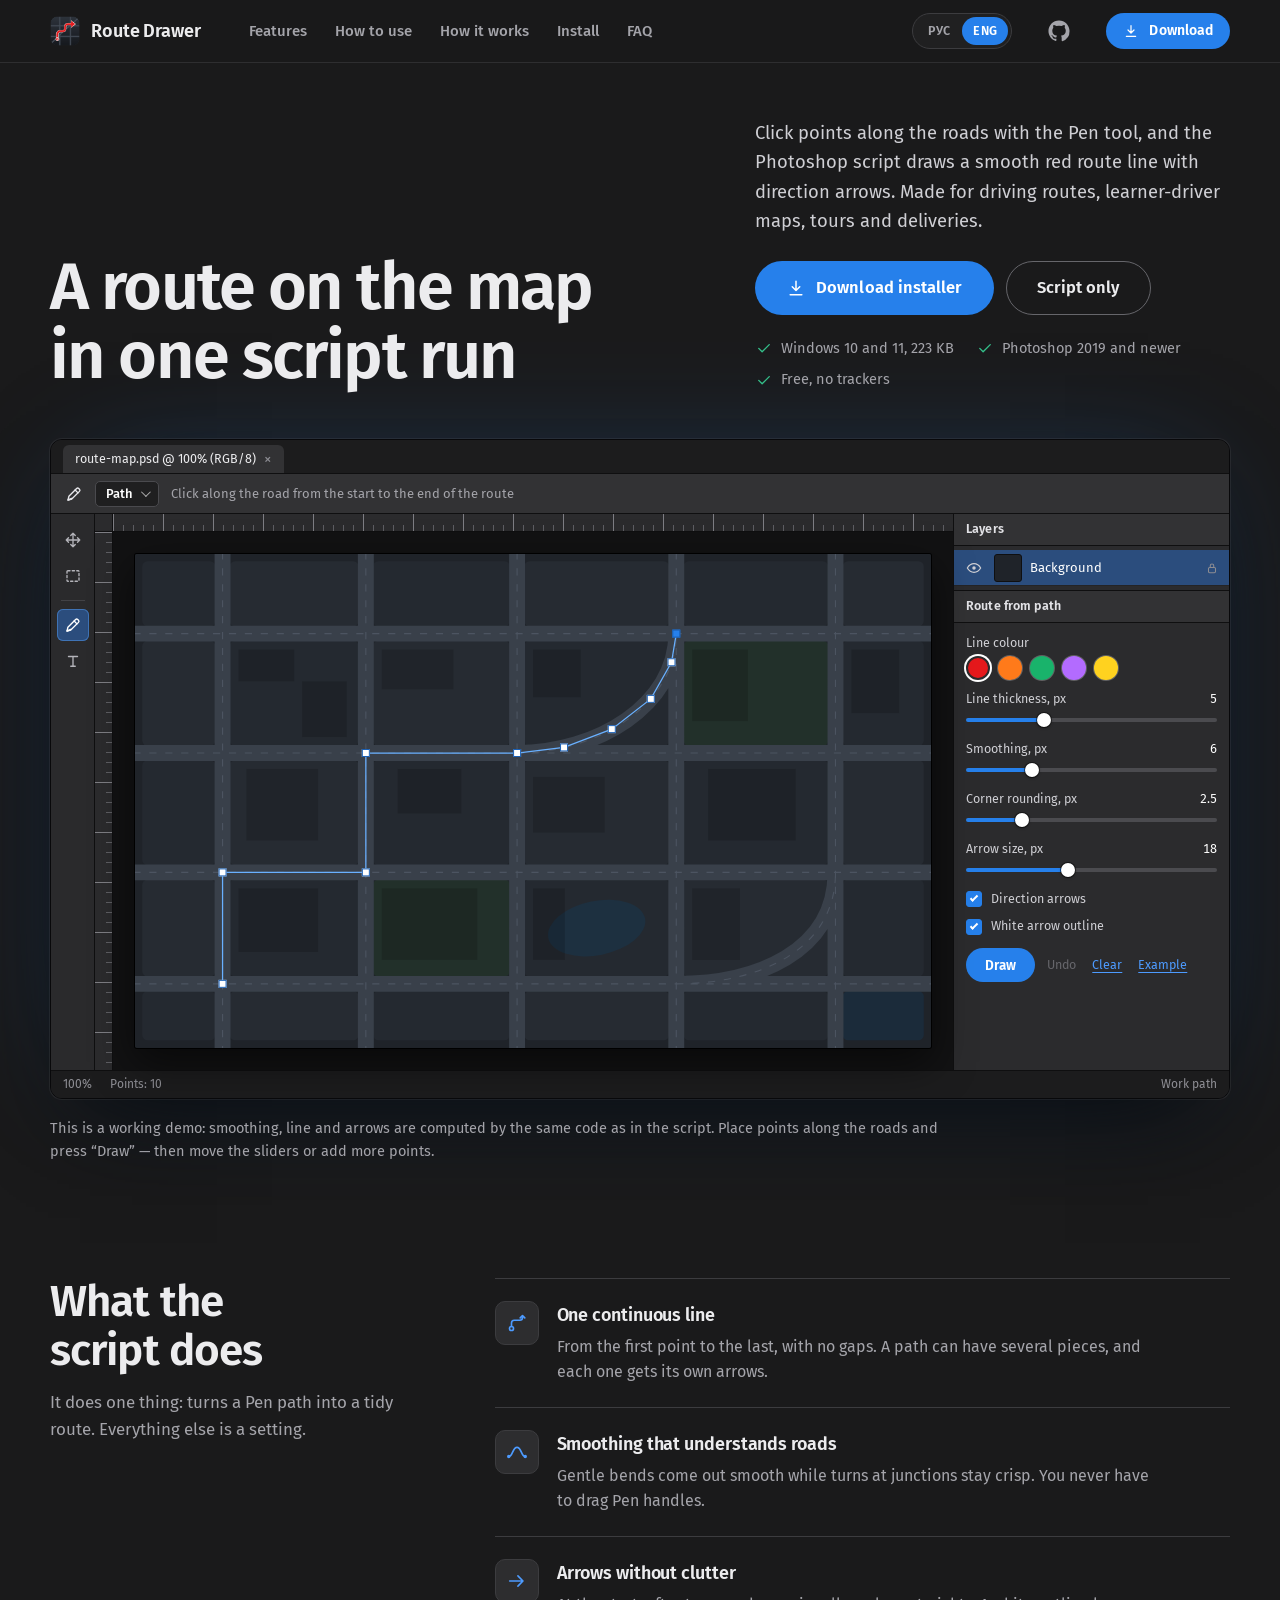
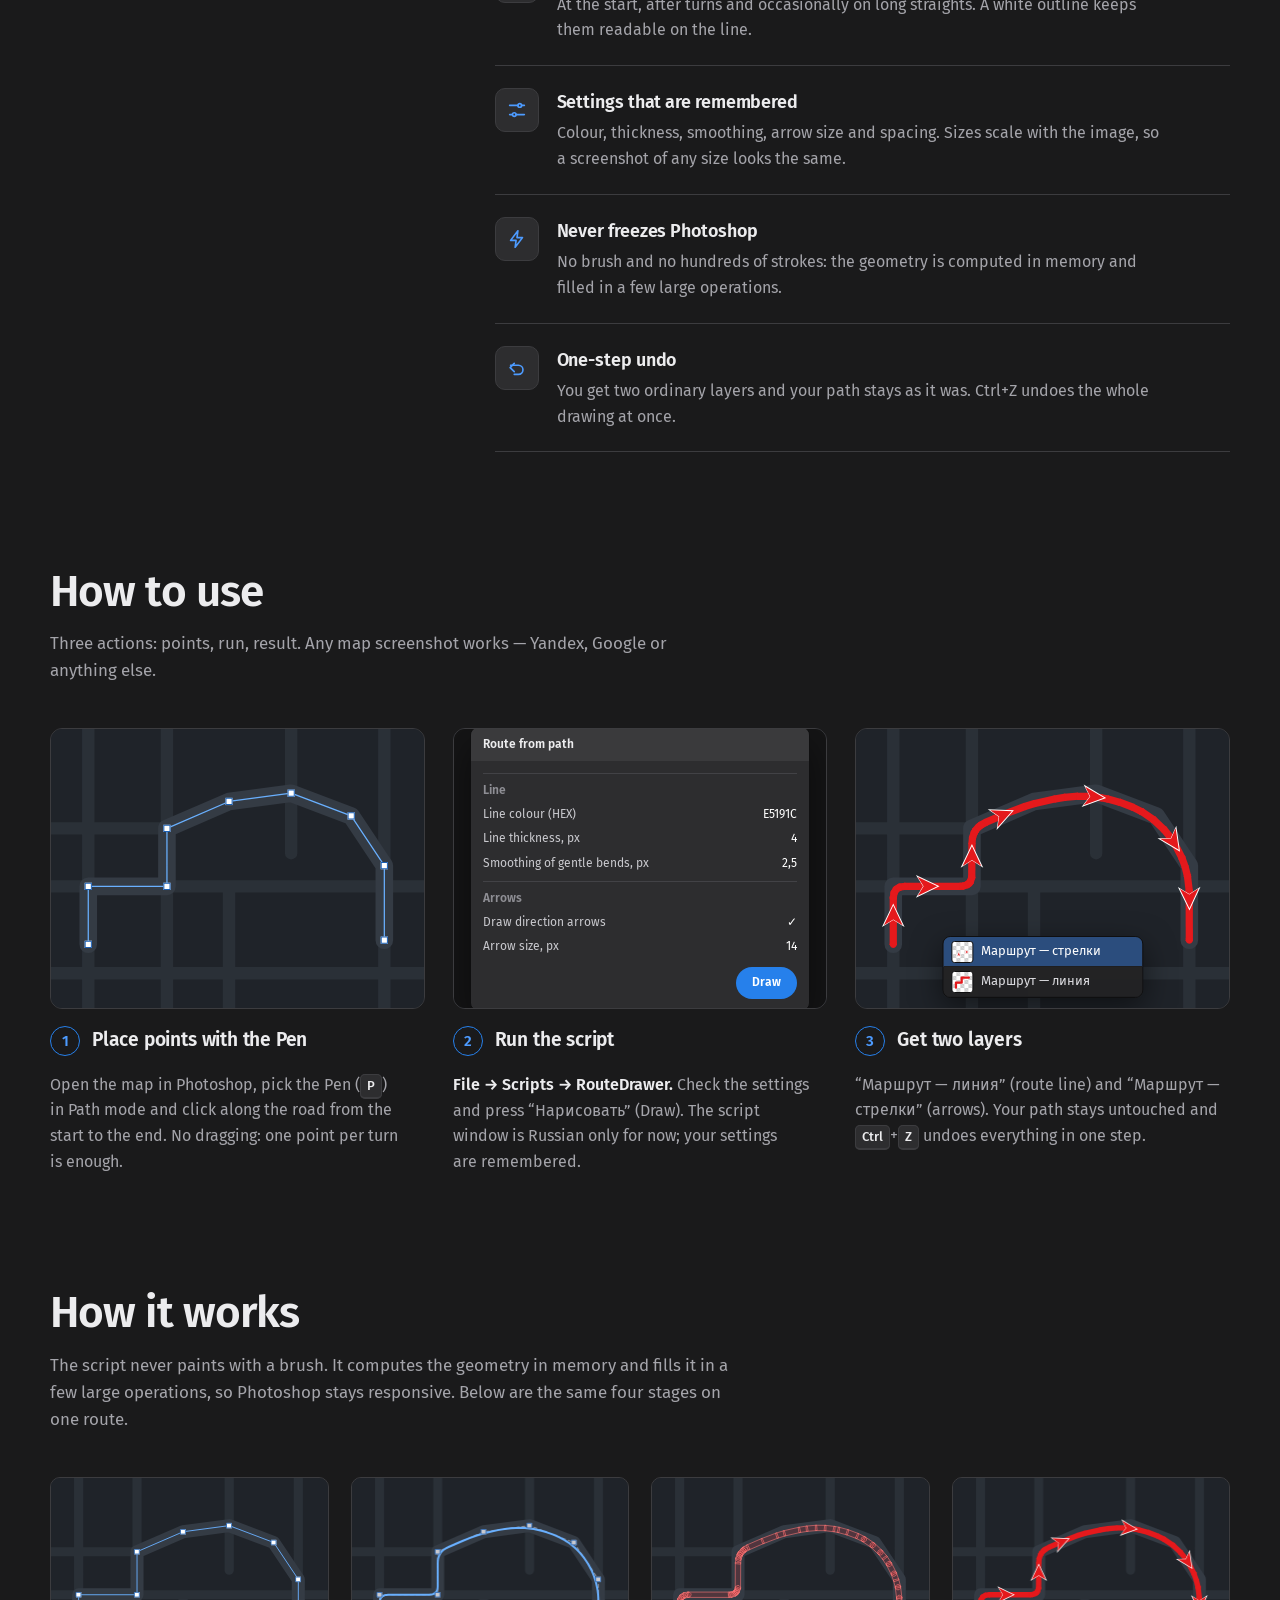
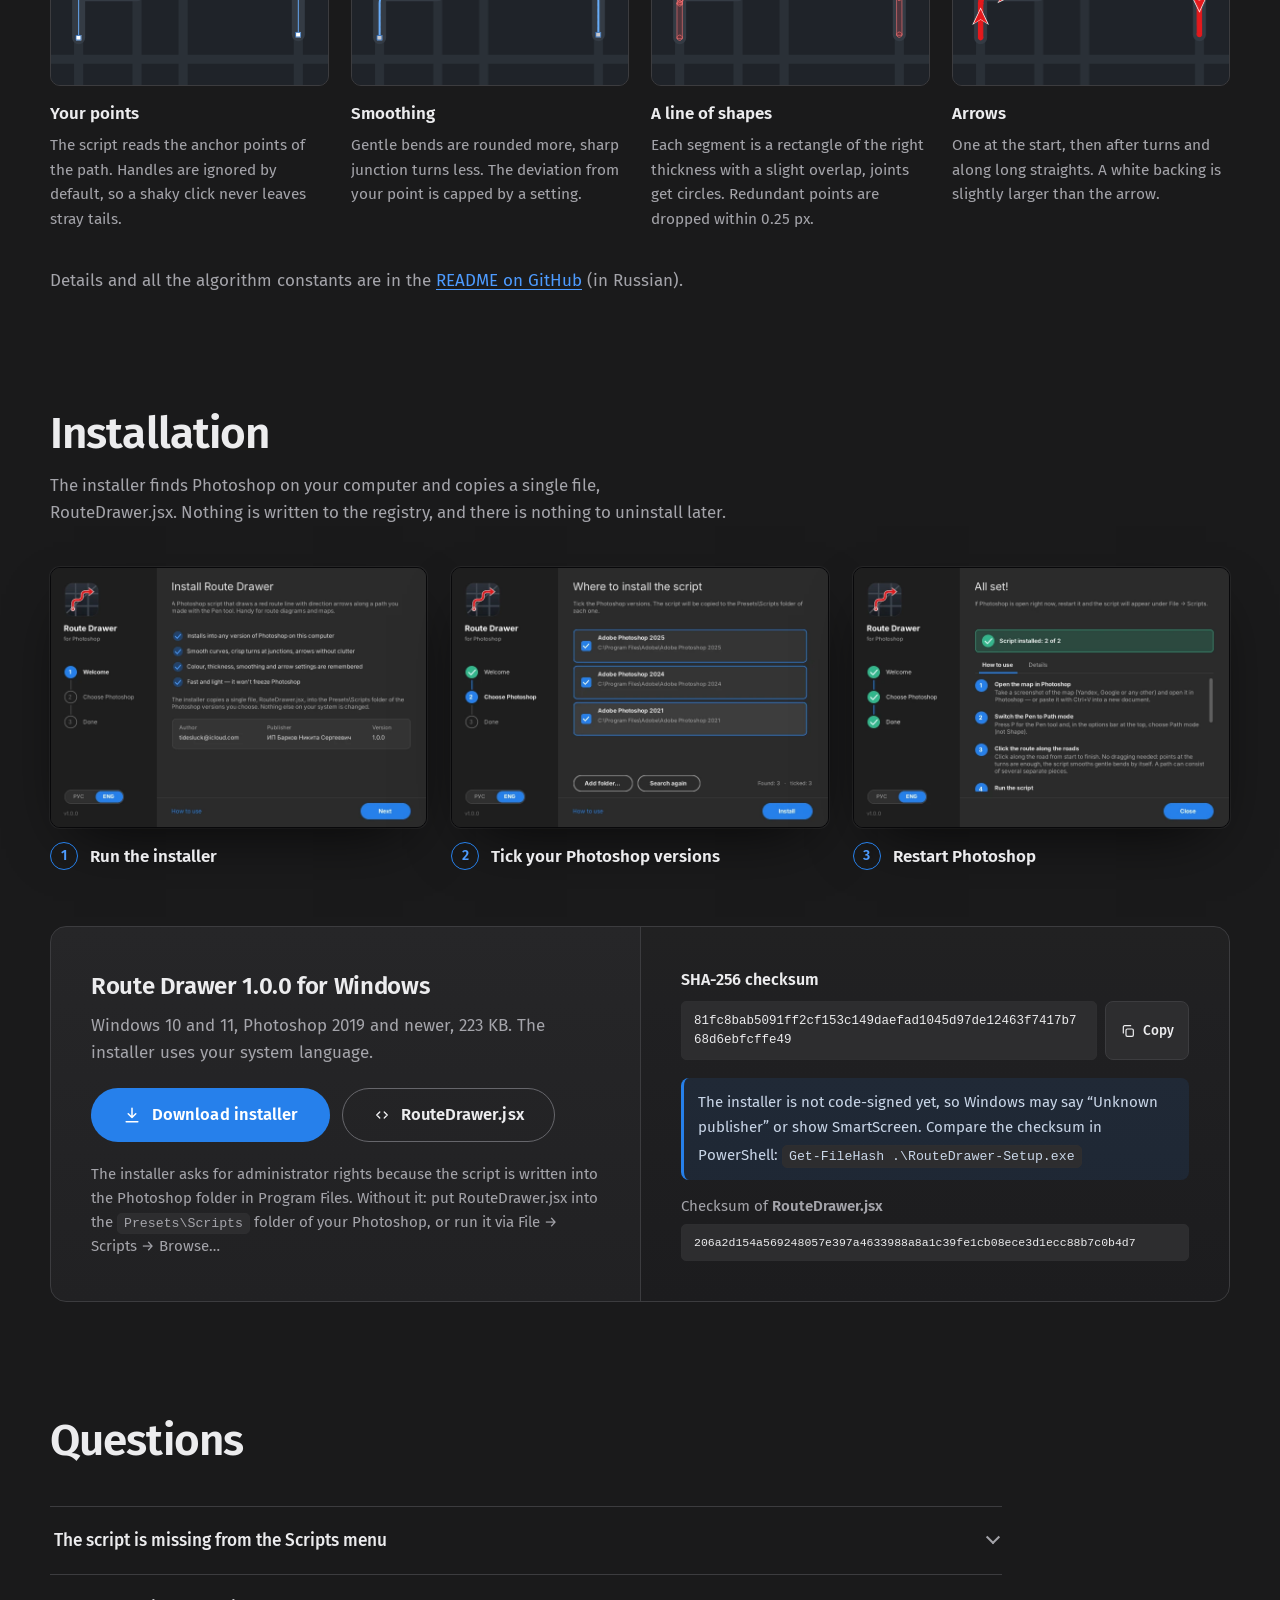
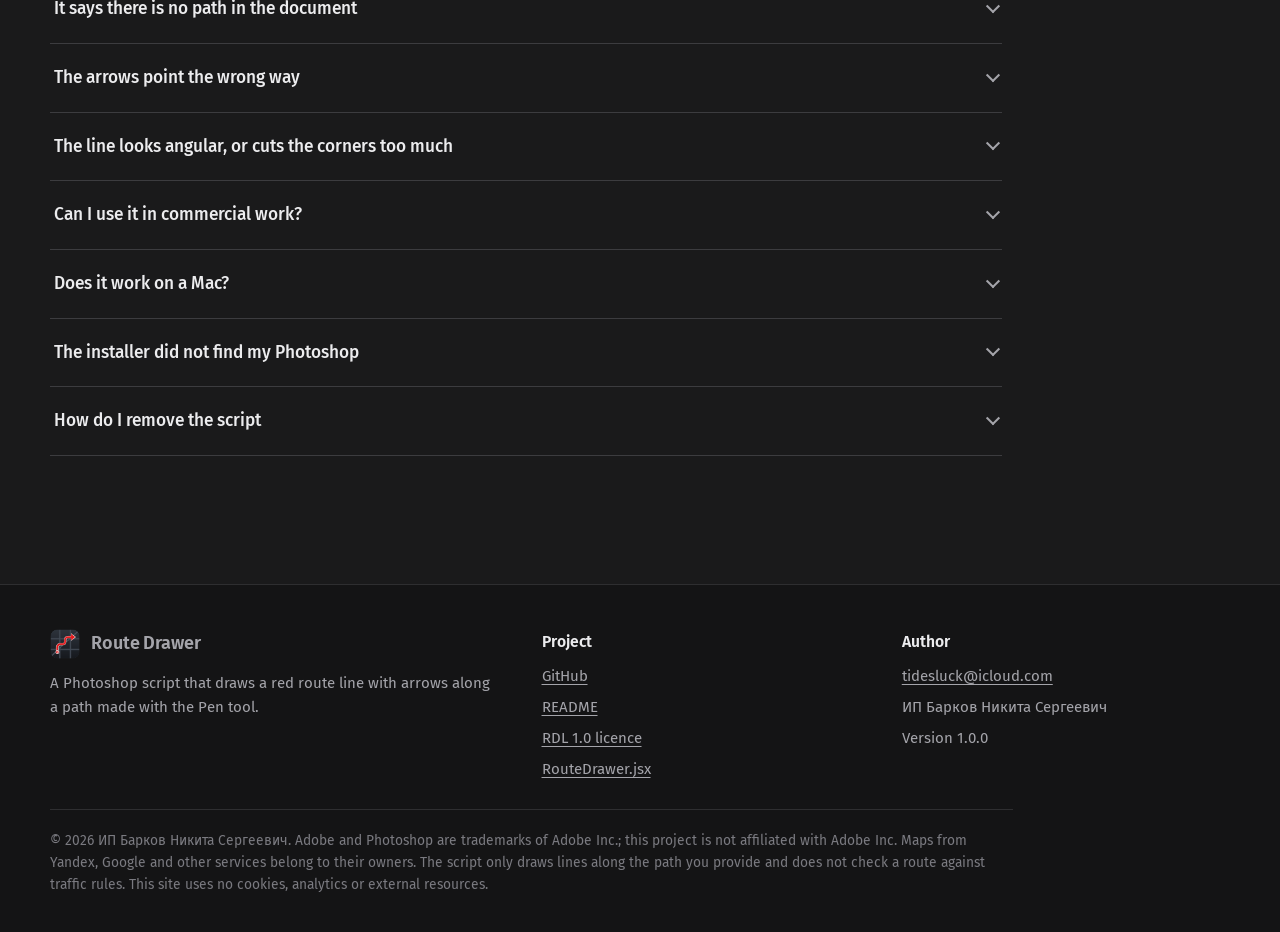
<file: docs/index.html>
<!doctype html>
<html lang="ru">
<head>
<meta charset="utf-8">
<meta name="viewport" content="width=device-width, initial-scale=1">
<meta name="google-site-verification" content="pNAXgAXlYu5qDllqDVfK1qjOPmd6Jwfdh2osPGioV2M" />
<title>Route Drawer — маршрут по контуру для Photoshop: скрипт и установщик</title>
<meta name="description" content="Бесплатный скрипт для Photoshop: точки Пером по дорогам — и готова красная линия маршрута со стрелками. Установщик для Windows, русский и английский языки.">
<link rel="canonical" href="https://t1desluck.github.io/RouteDrawer/">
<link rel="alternate" hreflang="ru" href="https://t1desluck.github.io/RouteDrawer/">
<link rel="alternate" hreflang="en" href="https://t1desluck.github.io/RouteDrawer/?lang=en">
<link rel="alternate" hreflang="x-default" href="https://t1desluck.github.io/RouteDrawer/">
<meta name="robots" content="index, follow, max-image-preview:large">
<meta name="theme-color" content="#1a1a1b">
<meta name="color-scheme" content="dark">
<meta name="author" content="tidesluck@icloud.com">
<meta property="og:type" content="website">
<meta property="og:site_name" content="Route Drawer">
<meta property="og:title" content="Route Drawer — маршрут по контуру для Photoshop: скрипт и установщик">
<meta property="og:description" content="Бесплатный скрипт для Photoshop: точки Пером по дорогам — и готова красная линия маршрута со стрелками. Установщик для Windows, русский и английский языки.">
<meta property="og:url" content="https://t1desluck.github.io/RouteDrawer/">
<meta property="og:image" content="https://t1desluck.github.io/RouteDrawer/assets/og.png">
<meta property="og:image:width" content="1200">
<meta property="og:image:height" content="630">
<meta property="og:image:alt" content="Route Drawer: красная линия маршрута со стрелками на карте">
<meta property="og:locale" content="ru_RU">
<meta property="og:locale:alternate" content="en_US">
<meta name="twitter:card" content="summary_large_image">
<meta name="twitter:title" content="Route Drawer — маршрут по контуру для Photoshop: скрипт и установщик">
<meta name="twitter:description" content="Бесплатный скрипт для Photoshop: точки Пером по дорогам — и готова красная линия маршрута со стрелками. Установщик для Windows, русский и английский языки.">
<meta name="twitter:image" content="https://t1desluck.github.io/RouteDrawer/assets/og.png">
<link rel="icon" href="favicon.svg" type="image/svg+xml">
<link rel="icon" href="favicon-32.png" sizes="32x32" type="image/png">
<link rel="icon" href="favicon.ico" sizes="any">
<link rel="apple-touch-icon" href="apple-touch-icon.png">
<link rel="manifest" href="site.webmanifest">
<script>
/* Язык: ?lang=ru|en → сохранённый выбор → язык браузера/ОС (русский, украинский, белорусский, казахский, киргизский — русский; остальные — английский).
   Поисковым роботам всегда отдаётся русский (основной язык сайта); оба языка при этом присутствуют в разметке. */
(function () {
  var l, m;
  try { m = location.search.match(/[?&]lang=(ru|en)\b/); if (m) l = m[1]; else l = localStorage.getItem('rd-lang'); } catch (e) {}
  if (l !== 'ru' && l !== 'en') {
    var n = (navigator.languages && navigator.languages[0]) || navigator.language || 'en';
    n = String(n).toLowerCase().slice(0, 2);
    l = (n === 'ru' || n === 'uk' || n === 'be' || n === 'kk' || n === 'ky') ? 'ru' : 'en';
    if (/bot|crawl|spider|slurp|yandex|bing|facebookexternalhit|telegram|whatsapp|preview/i.test(navigator.userAgent || '')) l = 'ru';
  }
  document.documentElement.setAttribute('lang', l);
})();
</script>
<link rel="preload" href="assets/fonts/FiraSans-400.woff2" as="font" type="font/woff2" crossorigin>
<link rel="preload" href="assets/fonts/FiraSans-600.woff2" as="font" type="font/woff2" crossorigin>
<link rel="stylesheet" href="assets/site.css">
<script type="application/ld+json">{"@context": "https://schema.org", "@type": "SoftwareApplication", "name": "Route Drawer", "alternateName": "RouteDrawer", "applicationCategory": "MultimediaApplication", "applicationSubCategory": "Photoshop script", "operatingSystem": "Windows 10, Windows 11", "softwareVersion": "1.0.0", "softwareRequirements": "Adobe Photoshop 2019 or later", "description": "Photoshop script that draws a smooth red route line with direction arrows along a Pen tool path. Includes a Windows installer (Russian and English).", "url": "https://t1desluck.github.io/RouteDrawer/", "downloadUrl": "https://github.com/T1desLuck/RouteDrawer/raw/main/RouteDrawer-Setup.exe", "fileSize": "223 KB", "inLanguage": ["ru", "en"], "image": "https://t1desluck.github.io/RouteDrawer/assets/og.png", "license": "https://github.com/T1desLuck/RouteDrawer/blob/main/LICENSE", "offers": {"@type": "Offer", "price": "0", "priceCurrency": "USD"}, "author": {"@type": "Organization", "name": "ИП Барков Никита Сергеевич", "email": "tidesluck@icloud.com"}}</script>
</head>
<body>
<a class="skip" href="#main"><span lang="ru">Перейти к содержимому</span><span lang="en">Skip to content</span></a>

<header class="top">
  <div class="wrap top-in">
    <a class="brand" href="#top" aria-label="Route Drawer"><img src="assets/icon-192.png" width="30" height="30" alt="">Route Drawer</a>
    <nav class="nav" aria-label="Разделы" data-ru-aria-label="Разделы" data-en-aria-label="Sections" data-i18n="aria-label">
      <a href="#features"><span lang="ru">Возможности</span><span lang="en">Features</span></a>
      <a href="#how"><span lang="ru">Как пользоваться</span><span lang="en">How to use</span></a>
      <a href="#engine"><span lang="ru">Как работает</span><span lang="en">How it works</span></a>
      <a href="#install"><span lang="ru">Установка</span><span lang="en">Install</span></a>
      <a href="#faq"><span lang="ru">Вопросы</span><span lang="en">FAQ</span></a>
    </nav>
    <span class="top-sp"></span>
    <div class="lang" role="group" aria-label="Language / Язык">
      <button type="button" data-l="ru" aria-pressed="true">РУС</button>
      <button type="button" data-l="en" aria-pressed="false">ENG</button>
    </div>
    <a class="icon-btn" href="https://github.com/T1desLuck/RouteDrawer" aria-label="GitHub" title="GitHub"><svg width="22" height="22" viewBox="0 0 24 24" fill="currentColor" aria-hidden="true" focusable="false" ><path d="M12 .5C5.65.5.5 5.65.5 12c0 5.08 3.29 9.39 7.86 10.91.58.1.79-.25.79-.56v-2c-3.2.7-3.87-1.37-3.87-1.37-.52-1.33-1.28-1.69-1.28-1.69-1.04-.71.08-.7.08-.7 1.15.08 1.76 1.18 1.76 1.18 1.03 1.76 2.69 1.25 3.35.96.1-.75.4-1.25.73-1.54-2.55-.29-5.24-1.28-5.24-5.69 0-1.26.45-2.28 1.18-3.09-.12-.29-.51-1.46.11-3.05 0 0 .97-.31 3.17 1.18a11 11 0 015.78 0c2.2-1.49 3.17-1.18 3.17-1.18.62 1.59.23 2.76.11 3.05.74.81 1.18 1.83 1.18 3.09 0 4.42-2.69 5.39-5.25 5.68.41.36.78 1.06.78 2.14v3.17c0 .31.21.67.8.56A11.5 11.5 0 0023.5 12C23.5 5.65 18.35.5 12 .5z"/></svg></a>
    <a class="btn btn-primary btn-sm" href="https://github.com/T1desLuck/RouteDrawer/raw/main/RouteDrawer-Setup.exe"><svg width="16" height="16" viewBox="0 0 24 24" fill="none" stroke="currentColor" stroke-width="1.8" stroke-linecap="round" stroke-linejoin="round" aria-hidden="true" focusable="false" ><path d="M12 4v11m0 0l-4.5-4.5M12 15l4.5-4.5M5 20h14"/></svg><span lang="ru">Скачать</span><span lang="en">Download</span></a>
  </div>
</header>

<main id="main">
<section class="hero" id="top">
  <div class="wrap">
    <div class="hero-grid">
      <h1><span lang="ru">Маршрут на карте — одним запуском скрипта</span><span lang="en">A route on the map in one script run</span></h1>
      <div>
        <p class="lead"><span lang="ru">Ставьте точки Пером по дорогам — скрипт для Photoshop проведёт по ним гладкую красную линию со стрелками направления. Для схем проезда, учебных маршрутов автошкол, экскурсий и доставки.</span><span lang="en">Click points along the roads with the Pen tool, and the Photoshop script draws a smooth red route line with direction arrows. Made for driving routes, learner-driver maps, tours and deliveries.</span></p>
        <div class="cta">
          <a class="btn btn-primary btn-lg" href="https://github.com/T1desLuck/RouteDrawer/raw/main/RouteDrawer-Setup.exe"><svg width="20" height="20" viewBox="0 0 24 24" fill="none" stroke="currentColor" stroke-width="1.8" stroke-linecap="round" stroke-linejoin="round" aria-hidden="true" focusable="false" ><path d="M12 4v11m0 0l-4.5-4.5M12 15l4.5-4.5M5 20h14"/></svg><span lang="ru">Скачать установщик</span><span lang="en">Download installer</span></a>
          <a class="btn btn-ghost btn-lg" href="https://github.com/T1desLuck/RouteDrawer/raw/main/RouteDrawer.jsx"><span lang="ru">Только скрипт</span><span lang="en">Script only</span></a>
        </div>
        <ul class="facts">
          <li><svg width="18" height="18" viewBox="0 0 24 24" fill="none" stroke="currentColor" stroke-width="1.8" stroke-linecap="round" stroke-linejoin="round" aria-hidden="true" focusable="false" ><path d="M5 12.5l4.5 4.5L19 7.5"/></svg><span lang="ru">Windows 10 и 11, 223 КБ</span><span lang="en">Windows 10 and 11, 223 KB</span></li>
          <li><svg width="18" height="18" viewBox="0 0 24 24" fill="none" stroke="currentColor" stroke-width="1.8" stroke-linecap="round" stroke-linejoin="round" aria-hidden="true" focusable="false" ><path d="M5 12.5l4.5 4.5L19 7.5"/></svg><span lang="ru">Photoshop 2019 и новее</span><span lang="en">Photoshop 2019 and newer</span></li>
          <li><svg width="18" height="18" viewBox="0 0 24 24" fill="none" stroke="currentColor" stroke-width="1.8" stroke-linecap="round" stroke-linejoin="round" aria-hidden="true" focusable="false" ><path d="M5 12.5l4.5 4.5L19 7.5"/></svg><span lang="ru">Бесплатно, без трекеров</span><span lang="en">Free, no trackers</span></li>
        </ul>
      </div>
    </div>
  </div>
</section>

<section class="demo" aria-label="Демо" data-ru-aria-label="Демо" data-en-aria-label="Demo" data-i18n="aria-label">
  <div class="wrap">
    <div class="ps" id="demo">
      <div class="ps-tabs"><span class="ps-tab"><span lang="ru">карта-маршрута.psd @ 100% (RGB/8)</span><span lang="en">route-map.psd @ 100% (RGB/8)</span> <i aria-hidden="true">×</i></span></div>
      <div class="ps-opts"><svg width="18" height="18" viewBox="0 0 24 24" fill="none" stroke="currentColor" stroke-width="1.8" stroke-linecap="round" stroke-linejoin="round" aria-hidden="true" focusable="false" ><path d="M4 20l1.2-5L15.5 4.7a2 2 0 012.8 0l1 1a2 2 0 010 2.8L9 18.8z"/><path d="M13.5 6.7l3.8 3.8M4 20l5-2"/></svg><span class="ps-chip"><span lang="ru">Контур</span><span lang="en">Path</span></span><span class="hint"><span lang="ru">Кликайте по дороге от начала маршрута до конца</span><span lang="en">Click along the road from the start to the end of the route</span></span></div>
      <div class="ps-body">
        <div class="ps-tools" aria-hidden="true">
          <span><svg width="18" height="18" viewBox="0 0 24 24" fill="none" stroke="currentColor" stroke-width="1.8" stroke-linecap="round" stroke-linejoin="round" aria-hidden="true" focusable="false" ><path d="M12 3v18M3 12h18M12 3l-3 3M12 3l3 3M12 21l-3-3M12 21l3-3M3 12l3-3M3 12l3 3M21 12l-3-3M21 12l-3 3"/></svg></span><span><svg width="18" height="18" viewBox="0 0 24 24" fill="none" stroke="currentColor" stroke-width="1.8" stroke-linecap="round" stroke-linejoin="round" aria-hidden="true" focusable="false" ><rect x="4" y="5" width="16" height="14" rx="1" stroke-dasharray="3 3"/></svg></span><hr><span class="on"><svg width="18" height="18" viewBox="0 0 24 24" fill="none" stroke="currentColor" stroke-width="1.8" stroke-linecap="round" stroke-linejoin="round" aria-hidden="true" focusable="false" ><path d="M4 20l1.2-5L15.5 4.7a2 2 0 012.8 0l1 1a2 2 0 010 2.8L9 18.8z"/><path d="M13.5 6.7l3.8 3.8M4 20l5-2"/></svg></span><span><svg width="18" height="18" viewBox="0 0 24 24" fill="none" stroke="currentColor" stroke-width="1.8" stroke-linecap="round" stroke-linejoin="round" aria-hidden="true" focusable="false" ><path d="M6 6h12M12 6v13M9 19h6"/></svg></span>
        </div>
        <div class="ps-stage">
          <div class="ruler ruler-c"></div><div class="ruler ruler-x"></div><div class="ruler ruler-y"></div>
          <div class="ps-canvas-wrap">
            <canvas id="demo-canvas" width="1000" height="620" tabindex="0" role="img" aria-label="Карта. Кликайте по дорогам, чтобы поставить точки контура." data-ru-aria-label="Карта. Кликайте по дорогам, чтобы поставить точки контура." data-en-aria-label="Map. Click along the roads to place path points." data-i18n="aria-label"></canvas>
            <div class="ps-hint" id="demo-hint"><span lang="ru">Кликайте по дорогам, чтобы поставить точки</span><span lang="en">Click along the roads to place points</span></div>
          </div>
        </div>
        <aside class="ps-dock">
          <section class="dp">
            <h3 class="dp-h"><span lang="ru">Слои</span><span lang="en">Layers</span></h3>
            <ul class="layers">
              <li class="layer" data-layer="arrows" hidden>
                <button class="eye" type="button" aria-pressed="true" aria-label="Показать или скрыть слой" data-ru-aria-label="Показать или скрыть слой" data-en-aria-label="Show or hide layer" data-i18n="aria-label"><svg width="16" height="16" viewBox="0 0 24 24" fill="none" stroke="currentColor" stroke-width="1.8" stroke-linecap="round" stroke-linejoin="round" aria-hidden="true" focusable="false" ><path d="M2 12s3.8-6.5 10-6.5S22 12 22 12s-3.8 6.5-10 6.5S2 12 2 12z"/><circle class="pupil" cx="12" cy="12" r="2.6" fill="currentColor" stroke="none"/></svg></button>
                <span class="thumb"><svg viewBox="0 0 28 28" aria-hidden="true" focusable="false"><path d="M6 21l3-8 3 8-3-2zM17 11l7 3-7 3 2-3z" fill="#e5191c" stroke="#fff" stroke-width="1.2" stroke-linejoin="round"/></svg></span><span class="lname">Маршрут — стрелки<small lang="en">(arrows)</small></span>
              </li>
              <li class="layer" data-layer="line" hidden>
                <button class="eye" type="button" aria-pressed="true" aria-label="Показать или скрыть слой" data-ru-aria-label="Показать или скрыть слой" data-en-aria-label="Show or hide layer" data-i18n="aria-label"><svg width="16" height="16" viewBox="0 0 24 24" fill="none" stroke="currentColor" stroke-width="1.8" stroke-linecap="round" stroke-linejoin="round" aria-hidden="true" focusable="false" ><path d="M2 12s3.8-6.5 10-6.5S22 12 22 12s-3.8 6.5-10 6.5S2 12 2 12z"/><circle class="pupil" cx="12" cy="12" r="2.6" fill="currentColor" stroke="none"/></svg></button>
                <span class="thumb"><svg viewBox="0 0 28 28" aria-hidden="true" focusable="false"><path d="M5 22V15h8V8h10" fill="none" stroke="#e5191c" stroke-width="3.2" stroke-linecap="round" stroke-linejoin="round"/></svg></span><span class="lname">Маршрут — линия<small lang="en">(line)</small></span>
              </li>
              <li class="layer sel" data-layer="bg">
                <button class="eye" type="button" aria-pressed="true" aria-label="Показать или скрыть слой" data-ru-aria-label="Показать или скрыть слой" data-en-aria-label="Show or hide layer" data-i18n="aria-label"><svg width="16" height="16" viewBox="0 0 24 24" fill="none" stroke="currentColor" stroke-width="1.8" stroke-linecap="round" stroke-linejoin="round" aria-hidden="true" focusable="false" ><path d="M2 12s3.8-6.5 10-6.5S22 12 22 12s-3.8 6.5-10 6.5S2 12 2 12z"/><circle class="pupil" cx="12" cy="12" r="2.6" fill="currentColor" stroke="none"/></svg></button>
                <span class="thumb map"></span><span class="lname"><span lang="ru">Фон</span><span lang="en">Background</span></span><svg width="14" height="14" viewBox="0 0 24 24" fill="none" stroke="currentColor" stroke-width="1.8" stroke-linecap="round" stroke-linejoin="round" aria-hidden="true" focusable="false" class="lock"><rect x="6" y="11" width="12" height="9" rx="2"/><path d="M9 11V8a3 3 0 016 0v3"/></svg>
              </li>
            </ul>
          </section>
          <section class="dp">
            <h3 class="dp-h"><span lang="ru">Маршрут по контуру</span><span lang="en">Route from path</span></h3>
            <div class="dlg">
              <div class="fld"><span class="lbl"><span lang="ru">Цвет линии</span><span lang="en">Line colour</span></span><span></span>
                <div class="swatches" role="group" aria-label="Цвет линии" data-ru-aria-label="Цвет линии" data-en-aria-label="Line colour" data-i18n="aria-label">
                  <button class="sw" type="button" style="--c:#e5191c" data-c="#E5191C" aria-pressed="true" aria-label="#E5191C"></button>
                  <button class="sw" type="button" style="--c:#ff7a1a" data-c="#FF7A1A" aria-pressed="false" aria-label="#FF7A1A"></button>
                  <button class="sw" type="button" style="--c:#19b36b" data-c="#19B36B" aria-pressed="false" aria-label="#19B36B"></button>
                  <button class="sw" type="button" style="--c:#b36bff" data-c="#B36BFF" aria-pressed="false" aria-label="#B36BFF"></button>
                  <button class="sw" type="button" style="--c:#ffd21f" data-c="#FFD21F" aria-pressed="false" aria-label="#FFD21F"></button>
                </div>
              </div>
              <div class="fld"><label for="f-w"><span lang="ru">Толщина линии, px</span><span lang="en">Line thickness, px</span></label><output id="f-w-v" for="f-w"></output><input class="rng" id="f-w" type="range" min="2" max="12" step="0.5"></div>
              <div class="fld"><label for="f-s"><span lang="ru">Сглаживание, px</span><span lang="en">Smoothing, px</span></label><output id="f-s-v" for="f-s"></output><input class="rng" id="f-s" type="range" min="0" max="24" step="1"></div>
              <div class="fld"><label for="f-c"><span lang="ru">Скругление углов, px</span><span lang="en">Corner rounding, px</span></label><output id="f-c-v" for="f-c"></output><input class="rng" id="f-c" type="range" min="0" max="12" step="0.5"></div>
              <div class="fld"><label for="f-a"><span lang="ru">Размер стрелки, px</span><span lang="en">Arrow size, px</span></label><output id="f-a-v" for="f-a"></output><input class="rng" id="f-a" type="range" min="10" max="30" step="1"></div>
              <label class="chk"><input type="checkbox" id="f-arrows" checked><span lang="ru">Стрелки направления</span><span lang="en">Direction arrows</span></label>
              <label class="chk"><input type="checkbox" id="f-outline" checked><span lang="ru">Белая обводка у стрелок</span><span lang="en">White arrow outline</span></label>
              <div class="dlg-btns">
                <button class="btn btn-primary" type="button" data-a="draw" disabled><span lang="ru">Нарисовать</span><span lang="en">Draw</span></button>
                <button class="linkbtn" type="button" data-a="undo" disabled><span lang="ru">Отменить</span><span lang="en">Undo</span></button>
                <button class="linkbtn" type="button" data-a="clear" disabled><span lang="ru">Очистить</span><span lang="en">Clear</span></button>
                <button class="linkbtn" type="button" data-a="example"><span lang="ru">Пример</span><span lang="en">Example</span></button>
              </div>
            </div>
          </section>
        </aside>
      </div>
      <div class="ps-status"><span>100%</span><span id="demo-count"></span><span class="grow"></span><span><span lang="ru">Рабочий контур</span><span lang="en">Work path</span></span></div>
      <div class="sr" id="demo-live" aria-live="polite"></div>
    </div>
    <p class="demo-cap"><span lang="ru">Это рабочее демо: сглаживание, линия и стрелки считаются тем же кодом, что и в скрипте. Поставьте точки по дорогам и нажмите «Нарисовать» — потом можно двигать ползунки и добавлять точки.</span><span lang="en">This is a working demo: smoothing, line and arrows are computed by the same code as in the script. Place points along the roads and press “Draw” — then move the sliders or add more points.</span></p>
  </div>
</section>

<section class="sec" id="features">
  <div class="wrap feat-grid">
    <div class="sec-head">
      <h2><span lang="ru">Что умеет скрипт</span><span lang="en">What the script does</span></h2>
      <p class="sub"><span lang="ru">Он делает одно: превращает контур из «Пера» в аккуратный маршрут. Всё остальное — настройки.</span><span lang="en">It does one thing: turns a Pen path into a tidy route. Everything else is a setting.</span></p>
    </div>
    <ul class="rows">
      <li><span class="ic"><svg width="22" height="22" viewBox="0 0 24 24" fill="none" stroke="currentColor" stroke-width="1.8" stroke-linecap="round" stroke-linejoin="round" aria-hidden="true" focusable="false" ><circle cx="6" cy="18" r="2.2"/><path d="M6 15.8V12a3 3 0 013-3h6a3 3 0 003-3V5"/><path d="M15.5 6.5L18 4l2.5 2.5"/></svg></span><h3><span lang="ru">Одна непрерывная линия</span><span lang="en">One continuous line</span></h3><p><span lang="ru">От первой точки до последней, без разрывов. Контур может состоять из нескольких кусков — каждый получит свои стрелки.</span><span lang="en">From the first point to the last, with no gaps. A path can have several pieces, and each one gets its own arrows.</span></p></li>
      <li><span class="ic"><svg width="22" height="22" viewBox="0 0 24 24" fill="none" stroke="currentColor" stroke-width="1.8" stroke-linecap="round" stroke-linejoin="round" aria-hidden="true" focusable="false" ><path d="M3 17c4.5 0 4-10 9-10s4.5 10 9 10"/><circle cx="3" cy="17" r="1" fill="currentColor"/><circle cx="21" cy="17" r="1" fill="currentColor"/></svg></span><h3><span lang="ru">Сглаживание, которое понимает дорогу</span><span lang="en">Smoothing that understands roads</span></h3><p><span lang="ru">Плавные изгибы получаются гладкими, а повороты на перекрёстках остаются чёткими. Тянуть «усы» у точек не нужно.</span><span lang="en">Gentle bends come out smooth while turns at junctions stay crisp. You never have to drag Pen handles.</span></p></li>
      <li><span class="ic"><svg width="22" height="22" viewBox="0 0 24 24" fill="none" stroke="currentColor" stroke-width="1.8" stroke-linecap="round" stroke-linejoin="round" aria-hidden="true" focusable="false" ><path d="M4 12h14M13 6.5l5.5 5.5-5.5 5.5"/></svg></span><h3><span lang="ru">Стрелки без мусора</span><span lang="en">Arrows without clutter</span></h3><p><span lang="ru">В начале маршрута, после поворотов и изредка на длинных прямых. Белая обводка не даёт им потеряться на линии.</span><span lang="en">At the start, after turns and occasionally on long straights. A white outline keeps them readable on the line.</span></p></li>
      <li><span class="ic"><svg width="22" height="22" viewBox="0 0 24 24" fill="none" stroke="currentColor" stroke-width="1.8" stroke-linecap="round" stroke-linejoin="round" aria-hidden="true" focusable="false" ><path d="M4 7h9M17 7h3M4 17h3M11 17h9"/><circle cx="15" cy="7" r="2"/><circle cx="9" cy="17" r="2"/></svg></span><h3><span lang="ru">Настройки, которые запоминаются</span><span lang="en">Settings that are remembered</span></h3><p><span lang="ru">Цвет, толщина, сглаживание, размер и частота стрелок. Размеры подстраиваются под размер картинки, так что скриншот любого размера выглядит одинаково.</span><span lang="en">Colour, thickness, smoothing, arrow size and spacing. Sizes scale with the image, so a screenshot of any size looks the same.</span></p></li>
      <li><span class="ic"><svg width="22" height="22" viewBox="0 0 24 24" fill="none" stroke="currentColor" stroke-width="1.8" stroke-linecap="round" stroke-linejoin="round" aria-hidden="true" focusable="false" ><path d="M13 3L5 13.5h6L10 21l8-10.5h-6z"/></svg></span><h3><span lang="ru">Не вешает Photoshop</span><span lang="en">Never freezes Photoshop</span></h3><p><span lang="ru">Без кисти и сотен мазков: геометрия считается в памяти и заливается несколькими крупными операциями.</span><span lang="en">No brush and no hundreds of strokes: the geometry is computed in memory and filled in a few large operations.</span></p></li>
      <li><span class="ic"><svg width="22" height="22" viewBox="0 0 24 24" fill="none" stroke="currentColor" stroke-width="1.8" stroke-linecap="round" stroke-linejoin="round" aria-hidden="true" focusable="false" ><path d="M9 7L4.5 11.5 9 16"/><path d="M5 11.5h8.5a5 5 0 010 10H9" transform="translate(0 -2.5)"/></svg></span><h3><span lang="ru">Откат одним шагом</span><span lang="en">One-step undo</span></h3><p><span lang="ru">Результат — два обычных слоя, ваш контур не меняется. Ctrl+Z отменяет всю отрисовку целиком.</span><span lang="en">You get two ordinary layers and your path stays as it was. Ctrl+Z undoes the whole drawing at once.</span></p></li>
    </ul>
  </div>
</section>

<section class="sec" id="how">
  <div class="wrap">
    <div class="sec-head">
      <h2><span lang="ru">Как пользоваться</span><span lang="en">How to use</span></h2>
      <p class="sub"><span lang="ru">Три действия: точки, запуск, результат. Скриншот карты — Яндекс, Google или любой другой.</span><span lang="en">Three actions: points, run, result. Any map screenshot works — Yandex, Google or anything else.</span></p>
    </div>
    <ol class="steps">
      <li class="step">
        <div class="step-vis"><canvas data-scene="points" role="img" aria-label="Точки контура на карте" data-ru-aria-label="Точки контура на карте" data-en-aria-label="Path points on the map" data-i18n="aria-label"></canvas></div>
        <h3><span lang="ru">Поставьте точки Пером</span><span lang="en">Place points with the Pen</span></h3>
        <p><span lang="ru">Откройте карту в Photoshop, возьмите Перо (<kbd>P</kbd>) в режиме «Контур» и кликайте по дороге от начала маршрута до конца. Тянуть мышью не нужно: на повороте хватит одной точки.</span><span lang="en">Open the map in Photoshop, pick the Pen (<kbd>P</kbd>) in Path mode and click along the road from the start to the end. No dragging: one point per turn is enough.</span></p>
      </li>
      <li class="step">
        <div class="step-vis"><div class="mini-dlg"><div class="box">
          <div class="tt"><span lang="ru">Маршрут по контуру</span><span lang="en">Route from path</span></div>
          <div class="bd">
            <div class="grp"><span lang="ru">Линия</span><span lang="en">Line</span></div>
            <div class="r"><span><span lang="ru">Цвет линии (HEX)</span><span lang="en">Line colour (HEX)</span></span><i>E5191C</i></div>
            <div class="r"><span><span lang="ru">Толщина линии, px</span><span lang="en">Line thickness, px</span></span><i>4</i></div>
            <div class="r"><span><span lang="ru">Сглаживание плавных поворотов, px</span><span lang="en">Smoothing of gentle bends, px</span></span><i>2,5</i></div>
            <div class="grp"><span lang="ru">Стрелки</span><span lang="en">Arrows</span></div>
            <div class="r"><span><span lang="ru">Рисовать стрелки направления</span><span lang="en">Draw direction arrows</span></span><i>✓</i></div>
            <div class="r"><span><span lang="ru">Размер стрелки, px</span><span lang="en">Arrow size, px</span></span><i>14</i></div>
            <span class="go"><span lang="ru">Нарисовать</span><span lang="en">Draw</span></span>
          </div>
        </div></div></div>
        <h3><span lang="ru">Запустите скрипт</span><span lang="en">Run the script</span></h3>
        <p><span lang="ru"><b>Файл → Сценарии → RouteDrawer.</b> Проверьте настройки и нажмите «Нарисовать». Окно скрипта пока только на русском; настройки запоминаются.</span><span lang="en"><b>File → Scripts → RouteDrawer.</b> Check the settings and press “Нарисовать” (Draw). The script window is Russian only for now; your settings are remembered.</span></p>
      </li>
      <li class="step">
        <div class="step-vis"><canvas data-scene="final" role="img" aria-label="Готовый маршрут со стрелками" data-ru-aria-label="Готовый маршрут со стрелками" data-en-aria-label="Finished route with arrows" data-i18n="aria-label"></canvas>
          <div class="vis-layers"><ul class="layers" style="padding:0;margin:0">
            <li class="layer sel"><span class="thumb"><svg viewBox="0 0 28 28" aria-hidden="true" focusable="false"><path d="M6 21l3-8 3 8-3-2zM17 11l7 3-7 3 2-3z" fill="#e5191c" stroke="#fff" stroke-width="1.2" stroke-linejoin="round"/></svg></span><span class="lname">Маршрут — стрелки</span></li>
            <li class="layer"><span class="thumb"><svg viewBox="0 0 28 28" aria-hidden="true" focusable="false"><path d="M5 22V15h8V8h10" fill="none" stroke="#e5191c" stroke-width="3.2" stroke-linecap="round" stroke-linejoin="round"/></svg></span><span class="lname">Маршрут — линия</span></li>
          </ul></div>
        </div>
        <h3><span lang="ru">Получите два слоя</span><span lang="en">Get two layers</span></h3>
        <p><span lang="ru">«Маршрут — линия» и «Маршрут — стрелки». Контур остаётся нетронутым, а <kbd>Ctrl</kbd>+<kbd>Z</kbd> откатывает всё одним шагом.</span><span lang="en">“Маршрут — линия” (route line) and “Маршрут — стрелки” (arrows). Your path stays untouched and <kbd>Ctrl</kbd>+<kbd>Z</kbd> undoes everything in one step.</span></p>
      </li>
    </ol>
  </div>
</section>

<section class="sec" id="engine">
  <div class="wrap">
    <div class="sec-head">
      <h2><span lang="ru">Как работает</span><span lang="en">How it works</span></h2>
      <p class="sub"><span lang="ru">Скрипт не рисует кистью. Он считает геометрию в памяти и заливает её несколькими крупными операциями, поэтому Photoshop не зависает. Ниже — те же четыре этапа на одном маршруте.</span><span lang="en">The script never paints with a brush. It computes the geometry in memory and fills it in a few large operations, so Photoshop stays responsive. Below are the same four stages on one route.</span></p>
    </div>
    <ol class="stages">
      <li class="stage"><figure><canvas data-scene="points" role="img" aria-label="Опорные точки контура" data-ru-aria-label="Опорные точки контура" data-en-aria-label="Path anchor points" data-i18n="aria-label"></canvas></figure>
        <h3><span lang="ru">Ваши точки</span><span lang="en">Your points</span></h3>
        <p><span lang="ru">Скрипт читает опорные точки контура. «Усы» у точек по умолчанию игнорируются, поэтому дрогнувшая рука не оставляет хвостов.</span><span lang="en">The script reads the anchor points of the path. Handles are ignored by default, so a shaky click never leaves stray tails.</span></p></li>
      <li class="stage"><figure><canvas data-scene="smooth" role="img" aria-label="Сглаженная линия поверх ломаной" data-ru-aria-label="Сглаженная линия поверх ломаной" data-en-aria-label="Smoothed line over the polyline" data-i18n="aria-label"></canvas></figure>
        <h3><span lang="ru">Сглаживание</span><span lang="en">Smoothing</span></h3>
        <p><span lang="ru">Плавные повороты скругляются сильнее, резкие на перекрёстках — слабее. Отклонение от вашей точки ограничено настройкой.</span><span lang="en">Gentle bends are rounded more, sharp junction turns less. The deviation from your point is capped by a setting.</span></p></li>
      <li class="stage"><figure><canvas data-scene="shapes" role="img" aria-label="Линия из прямоугольников и кругов" data-ru-aria-label="Линия из прямоугольников и кругов" data-en-aria-label="Line made of rectangles and circles" data-i18n="aria-label"></canvas></figure>
        <h3><span lang="ru">Линия из фигур</span><span lang="en">A line of shapes</span></h3>
        <p><span lang="ru">Каждый отрезок — прямоугольник нужной толщины с небольшим нахлёстом, на стыках — круги. Лишние точки убираются с допуском 0,25 px.</span><span lang="en">Each segment is a rectangle of the right thickness with a slight overlap, joints get circles. Redundant points are dropped within 0.25 px.</span></p></li>
      <li class="stage"><figure><canvas data-scene="final" role="img" aria-label="Линия и стрелки" data-ru-aria-label="Линия и стрелки" data-en-aria-label="Line and arrows" data-i18n="aria-label"></canvas></figure>
        <h3><span lang="ru">Стрелки</span><span lang="en">Arrows</span></h3>
        <p><span lang="ru">Одна в начале, по одной после поворотов и на длинных прямых. Белая подложка чуть шире самой стрелки.</span><span lang="en">One at the start, then after turns and along long straights. A white backing is slightly larger than the arrow.</span></p></li>
    </ol>
    <p class="more"><span lang="ru">Подробности и все константы алгоритма — в <a href="https://github.com/T1desLuck/RouteDrawer#как-это-работает">README на GitHub</a>.</span><span lang="en">Details and all the algorithm constants are in the <a href="https://github.com/T1desLuck/RouteDrawer#как-это-работает">README on GitHub</a> (in Russian).</span></p>
  </div>
</section>

<section class="sec" id="install">
  <div class="wrap">
    <div class="sec-head">
      <h2><span lang="ru">Установка</span><span lang="en">Installation</span></h2>
      <p class="sub"><span lang="ru">Установщик сам найдёт Photoshop на компьютере и скопирует в него один файл — RouteDrawer.jsx. Реестр не меняется, удалять потом нечего.</span><span lang="en">The installer finds Photoshop on your computer and copies a single file, RouteDrawer.jsx. Nothing is written to the registry, and there is nothing to uninstall later.</span></p>
    </div>
    <ol class="shots">
      <li class="shot"><figure>
        <img lang="ru" src="assets/img/installer-welcome-ru.webp" width="780" height="540" loading="lazy" alt="Установщик Route Drawer: страница приветствия">
        <img lang="en" src="assets/img/installer-welcome-en.webp" width="780" height="540" loading="lazy" alt="Route Drawer installer: welcome page"></figure>
        <h3><span lang="ru">Запустите установщик</span><span lang="en">Run the installer</span></h3></li>
      <li class="shot"><figure>
        <img lang="ru" src="assets/img/installer-select-ru.webp" width="780" height="540" loading="lazy" alt="Установщик Route Drawer: выбор версий Photoshop">
        <img lang="en" src="assets/img/installer-select-en.webp" width="780" height="540" loading="lazy" alt="Route Drawer installer: choosing Photoshop versions"></figure>
        <h3><span lang="ru">Отметьте версии Photoshop</span><span lang="en">Tick your Photoshop versions</span></h3></li>
      <li class="shot"><figure>
        <img lang="ru" src="assets/img/installer-done-ru.webp" width="780" height="540" loading="lazy" alt="Установщик Route Drawer: готово, инструкция по использованию">
        <img lang="en" src="assets/img/installer-done-en.webp" width="780" height="540" loading="lazy" alt="Route Drawer installer: done, usage instructions"></figure>
        <h3><span lang="ru">Перезапустите Photoshop</span><span lang="en">Restart Photoshop</span></h3></li>
    </ol>

    <div class="dl" id="download">
      <div>
        <h3><span lang="ru">Route Drawer 1.0.0 для Windows</span><span lang="en">Route Drawer 1.0.0 for Windows</span></h3>
        <p class="meta"><span lang="ru">Windows 10 и 11, Photoshop 2019 и новее, 223 КБ. Язык установщика — по языку системы.</span><span lang="en">Windows 10 and 11, Photoshop 2019 and newer, 223 KB. The installer uses your system language.</span></p>
        <div class="btns">
          <a class="btn btn-primary btn-lg" href="https://github.com/T1desLuck/RouteDrawer/raw/main/RouteDrawer-Setup.exe"><svg width="20" height="20" viewBox="0 0 24 24" fill="none" stroke="currentColor" stroke-width="1.8" stroke-linecap="round" stroke-linejoin="round" aria-hidden="true" focusable="false" ><path d="M12 4v11m0 0l-4.5-4.5M12 15l4.5-4.5M5 20h14"/></svg><span lang="ru">Скачать установщик</span><span lang="en">Download installer</span></a>
          <a class="btn btn-ghost btn-lg" href="https://github.com/T1desLuck/RouteDrawer/raw/main/RouteDrawer.jsx"><svg width="18" height="18" viewBox="0 0 24 24" fill="none" stroke="currentColor" stroke-width="1.8" stroke-linecap="round" stroke-linejoin="round" aria-hidden="true" focusable="false" ><path d="M9 8l-4 4 4 4M15 8l4 4-4 4"/></svg>RouteDrawer.jsx</a>
        </div>
        <p class="small" style="margin-top:20px"><span lang="ru">Установщик просит права администратора: скрипт записывается в папку Photoshop в Program Files. Без установщика: положите RouteDrawer.jsx в папку <code>Presets\Scripts</code> вашей версии Photoshop или запустите через Файл → Сценарии → Обзор…</span><span lang="en">The installer asks for administrator rights because the script is written into the Photoshop folder in Program Files. Without it: put RouteDrawer.jsx into the <code>Presets\Scripts</code> folder of your Photoshop, or run it via File → Scripts → Browse…</span></p>
      </div>
      <div>
        <h4><span lang="ru">Контрольная сумма SHA-256</span><span lang="en">SHA-256 checksum</span></h4>
        <div class="hash"><code id="sha">81fc8bab5091ff2cf153c149daefad1045d97de12463f7417b768d6ebfcffe49</code>
          <button class="copy" type="button" data-copy="#sha"><svg width="16" height="16" viewBox="0 0 24 24" fill="none" stroke="currentColor" stroke-width="1.8" stroke-linecap="round" stroke-linejoin="round" aria-hidden="true" focusable="false" ><rect x="9" y="9" width="11" height="11" rx="2"/><path d="M5 15V6a2 2 0 012-2h9"/></svg><span class="copy-t"><span lang="ru">Копировать</span><span lang="en">Copy</span></span></button></div>
        <p class="note"><span lang="ru">Установщик пока без цифровой подписи, поэтому Windows может написать «Неизвестный издатель» или показать SmartScreen. Сверьте сумму в PowerShell: <code>Get-FileHash .\RouteDrawer-Setup.exe</code></span><span lang="en">The installer is not code-signed yet, so Windows may say “Unknown publisher” or show SmartScreen. Compare the checksum in PowerShell: <code>Get-FileHash .\RouteDrawer-Setup.exe</code></span></p>
        <p class="sumline"><span lang="ru">Сумма файла <b>RouteDrawer.jsx</b></span><span lang="en">Checksum of <b>RouteDrawer.jsx</b></span></p><code>206a2d154a569248057e397a4633988a8a1c39fe1cb08ece3d1ecc88b7c0b4d7</code>
      </div>
    </div>
  </div>
</section>

<section class="sec" id="faq">
  <div class="wrap">
    <div class="sec-head"><h2><span lang="ru">Частые вопросы</span><span lang="en">Questions</span></h2></div>
    <div class="faq">
      <details><summary><span lang="ru">Скрипта нет в меню «Сценарии»</span><span lang="en">The script is missing from the Scripts menu</span></summary><div class="ans"><p><span lang="ru">Перезапустите Photoshop: меню читается при запуске. Если пункта всё равно нет, проверьте, что файл лежит в папке <code>Presets\Scripts</code> именно той версии, которую вы запускаете, или откройте его через Файл → Сценарии → Обзор….</span><span lang="en">Restart Photoshop: the menu is read at startup. If it is still missing, make sure the file sits in <code>Presets\Scripts</code> of the exact version you run, or open it via File → Scripts → Browse….</span></p></div></details>
      <details><summary><span lang="ru">Пишет, что в документе нет контура</span><span lang="en">It says there is no path in the document</span></summary><div class="ans"><p><span lang="ru">Перо должно быть в режиме «Контур», а не «Фигура». Контур виден в палитре «Контуры» (Окно → Контуры) как «Рабочий контур». Если его нет — поставьте точки заново в нужном режиме.</span><span lang="en">The Pen must be in Path mode, not Shape. Your path shows up in the Paths panel (Window → Paths) as “Work Path”. If it isn’t there, place the points again in the right mode.</span></p></div></details>
      <details><summary><span lang="ru">Стрелки смотрят не в ту сторону</span><span lang="en">The arrows point the wrong way</span></summary><div class="ans"><p><span lang="ru">Направление — это порядок точек: от первой к последней. Отмените отрисовку (<kbd>Ctrl</kbd>+<kbd>Z</kbd>), стройте контур от старта к финишу и запустите скрипт снова.</span><span lang="en">The direction follows the order of the points, first to last. Undo the drawing (<kbd>Ctrl</kbd>+<kbd>Z</kbd>), build the path from start to finish and run the script again.</span></p></div></details>
      <details><summary><span lang="ru">Линия угловатая или слишком «срезает» повороты</span><span lang="en">The line looks angular, or cuts the corners too much</span></summary><div class="ans"><p><span lang="ru">Угловатая — увеличьте «Сглаживание плавных поворотов». Уходит от ваших точек слишком далеко — уменьшите его и «Скругление резких поворотов».</span><span lang="en">Angular: raise “Smoothing of gentle bends”. Straying too far from your points: lower it and “Rounding of sharp turns”.</span></p></div></details>
      <details><summary><span lang="ru">Можно ли использовать в коммерческой работе?</span><span lang="en">Can I use it in commercial work?</span></summary><div class="ans"><p><span lang="ru">Да. Пользоваться скриптом можно бесплатно, а всё, что вы нарисовали, принадлежит вам и не требует указания автора. Нельзя продавать скрипт, распространять его под своим именем и менять без разрешения автора — полный текст в <a href="https://github.com/T1desLuck/RouteDrawer/blob/main/LICENSE">лицензии RDL 1.0</a>.</span><span lang="en">Yes. The script is free to use, and whatever you draw with it is yours, with no credit required. You may not sell it, distribute it under your own name or modify it without the author’s permission — see the full <a href="https://github.com/T1desLuck/RouteDrawer/blob/main/LICENSE">RDL 1.0 licence</a> (Russian and English).</span></p></div></details>
      <details><summary><span lang="ru">Работает ли на Mac?</span><span lang="en">Does it work on a Mac?</span></summary><div class="ans"><p><span lang="ru">Скрипт — обычный .jsx, его можно положить в <code>/Applications/Adobe Photoshop …/Presets/Scripts</code>, но на Mac он не проверялся. Установщик — только для Windows.</span><span lang="en">The script is a plain .jsx and can be placed in <code>/Applications/Adobe Photoshop …/Presets/Scripts</code>, but it has not been tested on a Mac. The installer is Windows-only.</span></p></div></details>
      <details><summary><span lang="ru">Установщик не нашёл мой Photoshop</span><span lang="en">The installer did not find my Photoshop</span></summary><div class="ans"><p><span lang="ru">Нажмите «Добавить папку…» и укажите папку, где лежит Photoshop.exe, например <code>C:\Program Files\Adobe\Adobe Photoshop 2024</code>.</span><span lang="en">Click “Add folder…” and pick the folder that contains Photoshop.exe, for example <code>C:\Program Files\Adobe\Adobe Photoshop 2024</code>.</span></p></div></details>
      <details><summary><span lang="ru">Как удалить скрипт</span><span lang="en">How do I remove the script</span></summary><div class="ans"><p><span lang="ru">Удалите файл RouteDrawer.jsx из папки <code>Presets\Scripts</code>. Больше ничего убирать не нужно.</span><span lang="en">Delete RouteDrawer.jsx from the <code>Presets\Scripts</code> folder. Nothing else needs to be removed.</span></p></div></details>
    </div>
  </div>
</section>
</main>

<footer class="foot">
  <div class="wrap">
    <div class="foot-grid">
      <div>
        <a class="brand" href="#top"><img src="assets/icon-192.png" width="30" height="30" alt="">Route Drawer</a>
        <p style="margin:0;max-width:30em"><span lang="ru">Скрипт для Photoshop: красная линия маршрута со стрелками по контуру, поставленному Пером.</span><span lang="en">A Photoshop script that draws a red route line with arrows along a path made with the Pen tool.</span></p>
      </div>
      <div>
        <h4><span lang="ru">Проект</span><span lang="en">Project</span></h4>
        <ul>
          <li><a href="https://github.com/T1desLuck/RouteDrawer">GitHub</a></li>
          <li><a href="https://github.com/T1desLuck/RouteDrawer/blob/main/README.md">README</a></li>
          <li><a href="https://github.com/T1desLuck/RouteDrawer/blob/main/LICENSE"><span lang="ru">Лицензия RDL 1.0</span><span lang="en">RDL 1.0 licence</span></a></li>
          <li><a href="https://github.com/T1desLuck/RouteDrawer/raw/main/RouteDrawer.jsx">RouteDrawer.jsx</a></li>
        </ul>
      </div>
      <div>
        <h4><span lang="ru">Автор</span><span lang="en">Author</span></h4>
        <ul>
          <li><a href="mailto:tidesluck@icloud.com">tidesluck@icloud.com</a></li>
          <li>ИП Барков Никита Сергеевич</li>
          <li><span lang="ru">Версия</span><span lang="en">Version</span> 1.0.0</li>
        </ul>
      </div>
    </div>
    <p class="fine"><span lang="ru">© 2026 ИП Барков Никита Сергеевич. Adobe и Photoshop — товарные знаки Adobe Inc.; проект с Adobe Inc. не связан. Карты Яндекса, Google и других сервисов принадлежат их правообладателям. Скрипт лишь рисует линии по заданному вами контуру и не проверяет маршрут на соответствие правилам дорожного движения. Сайт не использует cookie, счётчики и внешние ресурсы.</span><span lang="en">© 2026 ИП Барков Никита Сергеевич. Adobe and Photoshop are trademarks of Adobe Inc.; this project is not affiliated with Adobe Inc. Maps from Yandex, Google and other services belong to their owners. The script only draws lines along the path you provide and does not check a route against traffic rules. This site uses no cookies, analytics or external resources.</span></p>
  </div>
</footer>

<script src="assets/geometry.js"></script>
<script src="assets/site.js"></script>
</body>
</html>
</file>
<file: docs/assets/site.css>
/* Route Drawer — сайт. Тёмная палитра Photoshop, как у установщика. Шрифт Fira Sans лежит рядом (без внешних запросов). */

@font-face { font-family: "Fira Sans"; font-weight: 400; font-style: normal; font-display: swap; src: url(fonts/FiraSans-400.woff2) format("woff2"); }
@font-face { font-family: "Fira Sans"; font-weight: 500; font-style: normal; font-display: swap; src: url(fonts/FiraSans-500.woff2) format("woff2"); }
@font-face { font-family: "Fira Sans"; font-weight: 600; font-style: normal; font-display: swap; src: url(fonts/FiraSans-600.woff2) format("woff2"); }

:root {
  color-scheme: dark;
  --bg: #1a1a1b;
  --bg-deep: #141415;
  --panel: #252526;
  --panel-2: #2d2d2f;
  --panel-3: #363638;
  --line: #3c3c3f;
  --line-soft: #2e2e30;
  --text: #ececee;
  --muted: #a4a4aa;
  --faint: #7a7a80;
  --blue: #2680eb;
  --blue-hi: #4d9bff;
  --blue-sel: #2b4d7d;
  --red: #e5191c;
  --ok: #34c08a;
  --font: "Fira Sans", "Segoe UI", system-ui, -apple-system, "Helvetica Neue", Arial, sans-serif;
  --wrap: 1180px;
  --gutter: 20px;
}

*, *::before, *::after { box-sizing: border-box; }
html { scroll-behavior: smooth; scroll-padding-top: 76px; -webkit-text-size-adjust: 100%; text-size-adjust: 100%; }
body {
  margin: 0;
  background: var(--bg);
  color: var(--text);
  font: 400 17px/1.6 var(--font);
  -webkit-font-smoothing: antialiased;
  -moz-osx-font-smoothing: grayscale;
  text-rendering: optimizeLegibility;
}
[hidden] { display: none !important; }
html[lang="ru"] [lang="en"], html[lang="en"] [lang="ru"] { display: none !important; }

img, canvas, svg { max-width: 100%; }
a { color: var(--blue-hi); text-decoration-thickness: 1px; text-underline-offset: 3px; }
a:hover { color: #7ab6ff; }
button { font: inherit; color: inherit; }
b, strong { font-weight: 600; }
kbd {
  font: 500 .82em/1 var(--font);
  padding: 3px 6px 4px;
  border: 1px solid var(--line);
  border-bottom-width: 2px;
  border-radius: 5px;
  background: var(--panel-2);
  color: var(--text);
  white-space: nowrap;
}
code {
  font: 500 .88em/1.3 ui-monospace, "Cascadia Mono", Consolas, Menlo, monospace;
  background: var(--panel-2);
  border: 1px solid var(--line-soft);
  border-radius: 5px;
  padding: 2px 6px;
  overflow-wrap: anywhere;
}
:focus-visible { outline: 2px solid var(--blue-hi); outline-offset: 2px; border-radius: 4px; }
.sr { position: absolute; width: 1px; height: 1px; overflow: hidden; clip: rect(0 0 0 0); white-space: nowrap; }
.skip { position: absolute; left: 12px; top: -60px; z-index: 100; background: var(--blue); color: #fff; padding: 10px 16px; border-radius: 999px; text-decoration: none; }
.skip:focus { top: 10px; }

.wrap { width: 100%; max-width: calc(var(--wrap) + var(--gutter) * 2); margin-inline: auto; padding-inline: var(--gutter); }

/* ---------- кнопки ---------- */
.btn {
  display: inline-flex; align-items: center; justify-content: center; gap: 10px;
  height: 46px; padding: 0 24px;
  border-radius: 999px; border: 1px solid transparent;
  font-weight: 600; font-size: 15.5px; line-height: 1; letter-spacing: .005em;
  text-decoration: none; cursor: pointer; white-space: nowrap;
  transition: background-color .15s, border-color .15s, transform .15s;
}
.btn svg { flex: none; }
.btn-primary { background: var(--blue); color: #fff; }
.btn-primary:hover { background: #3c8ff0; color: #fff; }
.btn-primary:active { transform: translateY(1px); }
.btn-ghost { background: transparent; border-color: #66666b; color: var(--text); }
.btn-ghost:hover { background: rgba(255, 255, 255, .06); border-color: #8a8a90; color: var(--text); }
.btn-lg { height: 54px; padding: 0 30px; font-size: 16.5px; }
.btn-sm { height: 36px; padding: 0 16px; font-size: 14px; }

/* ---------- шапка ---------- */
.top {
  position: sticky; top: 0; z-index: 50;
  background: rgba(26, 26, 27, .86);
  -webkit-backdrop-filter: saturate(1.4) blur(14px); backdrop-filter: saturate(1.4) blur(14px);
  border-bottom: 1px solid var(--line-soft);
}
.top-in { display: flex; align-items: center; gap: 28px; height: 62px; }
.brand { display: flex; align-items: center; gap: 11px; color: var(--text); text-decoration: none; font-weight: 600; font-size: 18px; letter-spacing: -.005em; }
.brand:hover { color: var(--text); }
.brand img { width: 30px; height: 30px; border-radius: 8px; display: block; }
.nav { display: flex; gap: 4px; margin-left: 8px; }
.nav a { color: var(--muted); text-decoration: none; padding: 8px 12px; border-radius: 8px; font-size: 15px; font-weight: 500; }
.nav a:hover { color: var(--text); background: rgba(255, 255, 255, .05); }
.top-sp { flex: 1; }
.lang { display: inline-flex; padding: 3px; border: 1px solid var(--line); border-radius: 999px; background: #202021; }
.lang button {
  border: 0; background: transparent; color: var(--muted); cursor: pointer;
  height: 28px; min-width: 46px; padding: 0 10px; border-radius: 999px;
  font-size: 12.5px; font-weight: 600; letter-spacing: .03em;
}
.lang button[aria-pressed="true"] { background: var(--blue); color: #fff; }
.lang button:not([aria-pressed="true"]):hover { color: var(--text); }
.icon-btn { display: inline-grid; place-items: center; width: 38px; height: 38px; border-radius: 50%; color: var(--muted); border: 1px solid transparent; }
.icon-btn:hover { color: var(--text); background: rgba(255, 255, 255, .06); }

/* ---------- первый экран ---------- */
.hero { padding: clamp(28px, 4.5vw, 56px) 0 0; }
.hero-grid { display: grid; grid-template-columns: minmax(0, 1.35fr) minmax(0, 1fr); gap: 24px clamp(32px, 5vw, 80px); align-items: end; }
.hero h1 {
  margin: 0;
  font-size: clamp(2.4rem, 5.2vw, 4.25rem);
  line-height: 1.04; font-weight: 600; letter-spacing: -.028em;
  text-wrap: balance;
}
.lead { margin: 0 0 24px; color: #cfcfd4; font-size: clamp(1.02rem, 1.5vw, 1.15rem); line-height: 1.6; max-width: 34em; text-wrap: pretty; }
.cta { display: flex; flex-wrap: wrap; gap: 12px; }
.facts { display: flex; flex-wrap: wrap; gap: 8px 22px; margin: 22px 0 0; padding: 0; list-style: none; color: var(--muted); font-size: 14.5px; }
.facts li { display: inline-flex; align-items: center; gap: 8px; }
.facts svg { color: var(--ok); flex: none; }

/* ---------- окно Photoshop (демо) ---------- */
.demo { padding: clamp(28px, 4vw, 48px) 0 0; }
.ps {
  border: 1px solid #08080a; border-radius: 12px; overflow: hidden;
  background: #232324;
  box-shadow: 0 0 0 1px rgba(255, 255, 255, .06), 0 40px 90px -30px rgba(0, 0, 0, .8), 0 0 120px -40px rgba(38, 128, 235, .35);
  font-size: 13px; line-height: 1.35; color: #d8d8dc;
}
.ps-tabs { display: flex; align-items: flex-end; height: 34px; padding: 6px 12px 0; background: #1c1c1d; border-bottom: 1px solid #0f0f10; gap: 2px; }
.ps-tab { display: inline-flex; align-items: center; gap: 8px; height: 28px; padding: 0 12px; border-radius: 6px 6px 0 0; background: #323234; color: #ececee; font-size: 12.5px; white-space: nowrap; overflow: hidden; text-overflow: ellipsis; max-width: 100%; }
.ps-tab i { font-style: normal; color: #8c8c92; font-size: 15px; line-height: 1; }
.ps-opts { display: flex; align-items: center; gap: 12px; height: 40px; padding: 0 14px; background: #323234; border-bottom: 1px solid #0f0f10; color: #c9c9ce; }
.ps-opts svg { flex: none; color: #e6e6ea; }
.ps-chip { display: inline-flex; align-items: center; gap: 8px; height: 26px; padding: 0 10px; border-radius: 5px; background: #1f1f20; border: 1px solid #4a4a4e; color: #fff; font-weight: 500; }
.ps-chip::after { content: ""; width: 7px; height: 7px; border-right: 1.5px solid #aaa; border-bottom: 1.5px solid #aaa; transform: rotate(45deg) translateY(-2px); }
.ps-opts .hint { color: var(--muted); white-space: nowrap; overflow: hidden; text-overflow: ellipsis; min-width: 0; }

.ps-body { display: grid; grid-template-columns: 44px minmax(0, 1fr) 276px; background: #232324; }
.ps-tools { display: flex; flex-direction: column; align-items: center; gap: 4px; padding: 10px 0; background: #2a2a2c; border-right: 1px solid #0f0f10; }
.ps-tools span { display: grid; place-items: center; width: 32px; height: 32px; border-radius: 6px; color: #b4b4ba; }
.ps-tools span.on { background: var(--blue-sel); color: #fff; box-shadow: inset 0 0 0 1px #3f73b5; }
.ps-tools hr { width: 24px; border: 0; border-top: 1px solid #424246; margin: 4px 0; }

.ps-stage { position: relative; display: grid; grid-template-columns: 18px minmax(0, 1fr); grid-template-rows: 18px minmax(0, 1fr); background: #121213; min-width: 0; }
.ruler { background-color: #2b2b2d; background-repeat: repeat; }
.ruler-x { grid-column: 2; grid-row: 1; background-image: linear-gradient(90deg, #7d7d83 1px, transparent 1px), linear-gradient(90deg, #5d5d62 1px, transparent 1px); background-size: 50px 100%, 10px 6px; background-position: 0 100%, 0 100%; background-repeat: repeat-x, repeat-x; border-bottom: 1px solid #0f0f10; }
.ruler-y { grid-column: 1; grid-row: 2; background-image: linear-gradient(180deg, #7d7d83 1px, transparent 1px), linear-gradient(180deg, #5d5d62 1px, transparent 1px); background-size: 100% 50px, 6px 10px; background-position: 100% 0, 100% 0; background-repeat: repeat-y, repeat-y; border-right: 1px solid #0f0f10; }
.ruler-c { grid-column: 1; grid-row: 1; background: #2b2b2d; border-right: 1px solid #0f0f10; border-bottom: 1px solid #0f0f10; }
.ps-canvas-wrap { grid-column: 2; grid-row: 2; position: relative; padding: clamp(10px, 2vw, 22px); min-width: 0; }
.ps-canvas-wrap canvas {
  display: block; width: 100%; height: auto; aspect-ratio: 1000 / 620;
  border-radius: 2px; background: #1f2329;
  box-shadow: 0 0 0 1px #000, 0 14px 40px rgba(0, 0, 0, .55);
  touch-action: manipulation;
  cursor: url("data:image/svg+xml,%3Csvg xmlns='http://www.w3.org/2000/svg' width='28' height='28' viewBox='0 0 28 28'%3E%3Cpath d='M4 24 L5.2 17.6 L17.4 5.4 C18.4 4.4 20 4.4 21 5.4 L22.6 7 C23.6 8 23.6 9.6 22.6 10.6 L10.4 22.8 Z' fill='%23fff' stroke='%23111' stroke-width='1.4' stroke-linejoin='round'/%3E%3Cpath d='M4 24 L9 22 L6 19 Z' fill='%23111'/%3E%3C/svg%3E") 4 24, crosshair;
}
.ps-canvas-wrap canvas:focus-visible { outline: 2px solid var(--blue-hi); outline-offset: 3px; }
.ps-hint {
  position: absolute; left: 50%; top: 50%; transform: translate(-50%, -50%);
  pointer-events: none; text-align: center;
  padding: 10px 18px; border-radius: 999px;
  background: rgba(18, 18, 19, .82); border: 1px solid #4a4a4e; color: #f0f0f2; font-size: 14px; font-weight: 500;
  -webkit-backdrop-filter: blur(6px); backdrop-filter: blur(6px);
  transition: opacity .2s;
  max-width: calc(100% - 40px);
}
.ps-hint.off { opacity: 0; }

.ps-dock { background: #2b2b2d; border-left: 1px solid #0f0f10; min-width: 0; display: flex; flex-direction: column; }
.dp + .dp { border-top: 1px solid #0f0f10; }
.dp-h { display: flex; align-items: center; margin: 0; height: 32px; padding: 0 12px; background: #323234; border-bottom: 1px solid #0f0f10; font-size: 12.5px; font-weight: 600; color: #e2e2e6; letter-spacing: .01em; }
.layers { list-style: none; margin: 0; padding: 4px 0; }
.layer { display: flex; align-items: center; gap: 8px; height: 36px; padding: 0 10px 0 8px; border-bottom: 1px solid #242426; color: #dcdce0; }
.layer.sel { background: var(--blue-sel); color: #fff; }
.layer.fresh { animation: layer-in .5s ease-out; }
@keyframes layer-in { from { background: #3f78c4; transform: translateX(8px); opacity: 0; } to { opacity: 1; transform: none; } }
.eye { display: grid; place-items: center; width: 24px; height: 24px; padding: 0; border: 0; border-radius: 5px; background: transparent; color: #cfcfd4; cursor: pointer; }
.eye:hover { background: rgba(255, 255, 255, .1); }
.eye[aria-pressed="false"] { color: #5a5a60; }
.eye[aria-pressed="false"] .pupil { display: none; }
.thumb { flex: none; width: 28px; height: 28px; border-radius: 3px; border: 1px solid #0f0f10; background: #fff; background-image: linear-gradient(45deg, #cfcfcf 25%, transparent 25%, transparent 75%, #cfcfcf 75%), linear-gradient(45deg, #cfcfcf 25%, transparent 25%, transparent 75%, #cfcfcf 75%); background-size: 8px 8px; background-position: 0 0, 4px 4px; position: relative; overflow: hidden; }
.thumb svg { position: absolute; inset: 0; width: 100%; height: 100%; }
.thumb.map { background: #1f2329; }
.lname { flex: 1; min-width: 0; white-space: nowrap; overflow: hidden; text-overflow: ellipsis; font-size: 13px; }
.lock { color: #8c8c92; flex: none; }

.dlg { padding: 12px 12px 14px; display: grid; gap: 11px; }
.fld { display: grid; grid-template-columns: minmax(0, 1fr) auto; align-items: center; gap: 2px 10px; }
.fld label, .fld .lbl { font-size: 12.5px; color: #cfcfd4; }
.fld output { font-size: 12.5px; color: #fff; font-variant-numeric: tabular-nums; min-width: 2.2em; text-align: right; }
.fld .rng { grid-column: 1 / -1; }
.rng { -webkit-appearance: none; appearance: none; width: 100%; height: 20px; margin: 0; background: transparent; cursor: pointer; }
.rng::-webkit-slider-runnable-track { height: 4px; border-radius: 2px; background: linear-gradient(90deg, var(--blue) var(--p, 50%), #4b4b4f var(--p, 50%)); }
.rng::-webkit-slider-thumb { -webkit-appearance: none; width: 14px; height: 14px; margin-top: -5px; border-radius: 50%; background: #fff; border: 0; box-shadow: 0 0 0 1px rgba(0, 0, 0, .5), 0 1px 3px rgba(0, 0, 0, .4); }
.rng::-moz-range-track { height: 4px; border-radius: 2px; background: #4b4b4f; }
.rng::-moz-range-progress { height: 4px; border-radius: 2px; background: var(--blue); }
.rng::-moz-range-thumb { width: 14px; height: 14px; border-radius: 50%; background: #fff; border: 0; box-shadow: 0 0 0 1px rgba(0, 0, 0, .5); }
.rng:focus-visible { outline: none; }
.rng:focus-visible::-webkit-slider-thumb { box-shadow: 0 0 0 3px rgba(77, 155, 255, .7); }
.rng:focus-visible::-moz-range-thumb { box-shadow: 0 0 0 3px rgba(77, 155, 255, .7); }
.swatches { display: flex; gap: 8px; grid-column: 1 / -1; padding-top: 2px; }
.sw { width: 24px; height: 24px; border-radius: 50%; border: 2px solid transparent; background: var(--c); cursor: pointer; padding: 0; box-shadow: 0 0 0 1px rgba(255, 255, 255, .25); }
.sw[aria-pressed="true"] { border-color: #2b2b2d; box-shadow: 0 0 0 2px #fff; }
.chk { display: flex; align-items: center; gap: 9px; font-size: 12.5px; color: #cfcfd4; cursor: pointer; user-select: none; }
.chk input { appearance: none; -webkit-appearance: none; width: 16px; height: 16px; margin: 0; border-radius: 3px; border: 1px solid #77777c; background: #1f1f20; display: grid; place-items: center; cursor: pointer; flex: none; }
.chk input:checked { background: var(--blue); border-color: var(--blue); }
.chk input:checked::after { content: ""; width: 8px; height: 4px; border-left: 2px solid #fff; border-bottom: 2px solid #fff; transform: rotate(-45deg) translate(1px, -1px); }
.dlg-btns { display: flex; flex-wrap: wrap; gap: 8px; align-items: center; margin-top: 2px; }
.dlg-btns .btn { height: 34px; padding: 0 18px; font-size: 13.5px; }
.dlg-btns .btn[disabled] { opacity: .4; cursor: default; pointer-events: none; }
.linkbtn { border: 0; background: transparent; padding: 6px 4px; color: var(--blue-hi); cursor: pointer; font-size: 12.5px; text-decoration: underline; text-underline-offset: 3px; text-decoration-thickness: 1px; }
.linkbtn[disabled] { color: #66666b; cursor: default; text-decoration: none; }
.linkbtn:not([disabled]):hover { color: #8ac0ff; }

.ps-status { display: flex; align-items: center; gap: 18px; height: 28px; padding: 0 12px; background: #1c1c1d; border-top: 1px solid #0f0f10; color: #8e8e94; font-size: 12px; white-space: nowrap; overflow: hidden; }
.ps-status .grow { flex: 1; }
.demo-cap { margin: 18px 0 0; color: var(--muted); font-size: 14.5px; max-width: 62em; }

/* ---------- секции ---------- */
.sec { padding: clamp(64px, 9vw, 120px) 0 0; }
.sec-head { max-width: 46em; }
.sec h2 { margin: 0 0 14px; font-size: clamp(1.9rem, 3.6vw, 2.75rem); line-height: 1.1; font-weight: 600; letter-spacing: -.02em; text-wrap: balance; }
.sec .sub { margin: 0; color: var(--muted); font-size: 1.06rem; max-width: 40em; text-wrap: pretty; }

/* возможности: как строки панели свойств */
.feat-grid { display: grid; grid-template-columns: minmax(0, 4fr) minmax(0, 8fr); gap: 32px clamp(32px, 6vw, 96px); align-items: start; }
.feat-grid .sec-head { position: sticky; top: 100px; }
.rows { margin: 0; padding: 0; list-style: none; border-top: 1px solid var(--line); }
.rows li { display: grid; grid-template-columns: 44px minmax(0, 1fr); gap: 4px 18px; padding: 22px 0; border-bottom: 1px solid var(--line); }
.rows .ic { grid-row: 1 / span 2; display: grid; place-items: center; width: 44px; height: 44px; border-radius: 10px; background: var(--panel-2); border: 1px solid var(--line); color: var(--blue-hi); }
.rows h3 { margin: 0; font-size: 1.12rem; font-weight: 600; letter-spacing: -.005em; }
.rows p { margin: 0; color: var(--muted); font-size: 1rem; max-width: 38em; }

/* шаги */
.steps { list-style: none; margin: 44px 0 0; padding: 0; display: grid; grid-template-columns: repeat(3, minmax(0, 1fr)); gap: 28px; counter-reset: s; }
.step { display: flex; flex-direction: column; gap: 16px; }
.step-vis { position: relative; aspect-ratio: 4 / 3; border-radius: 12px; border: 1px solid var(--line); background: #1f2329; overflow: hidden; }
.step-vis canvas { display: block; width: 100%; height: 100%; }
.step h3 { display: flex; align-items: center; gap: 12px; margin: 0; font-size: 1.2rem; font-weight: 600; letter-spacing: -.01em; }
.step h3::before { counter-increment: s; content: counter(s); flex: none; display: grid; place-items: center; width: 30px; height: 30px; border-radius: 50%; border: 1.5px solid var(--blue); color: var(--blue-hi); font-size: 15px; font-weight: 600; }
.step p { margin: 0; color: var(--muted); font-size: 1rem; text-wrap: pretty; }
.step p b { color: var(--text); }
.mini-dlg { position: absolute; inset: 0; display: grid; place-items: center; background: #151516; padding: 12px; }
.mini-dlg .box { width: 100%; max-width: 340px; border-radius: 8px; background: #2d2d2f; border: 1px solid #0f0f10; box-shadow: 0 16px 40px rgba(0, 0, 0, .5); overflow: hidden; font-size: 12px; }
.mini-dlg .tt { padding: 7px 12px; background: #3a3a3c; font-weight: 600; color: #ececee; }
.mini-dlg .bd { padding: 9px 12px 11px; display: grid; gap: 5px; }
.mini-dlg .r { display: flex; justify-content: space-between; gap: 10px; color: #c9c9ce; }
.mini-dlg .r i { font-style: normal; color: #fff; }
.mini-dlg .grp { margin-top: 3px; padding-top: 7px; border-top: 1px solid #424246; color: #8e8e94; font-weight: 600; }
.mini-dlg .go { margin-top: 6px; justify-self: end; background: var(--blue); color: #fff; font-weight: 600; padding: 6px 16px; border-radius: 999px; }
.vis-layers { position: absolute; left: 50%; transform: translateX(-50%); bottom: 10px; width: 54%; min-width: 190px; border-radius: 8px; overflow: hidden; background: rgba(35, 35, 36, .96); border: 1px solid #0f0f10; box-shadow: 0 10px 30px rgba(0, 0, 0, .5); font-size: 12px; }
.vis-layers .layer { height: 30px; border-bottom: 1px solid #1e1e20; }
.vis-layers .layer .thumb { width: 22px; height: 22px; }

/* как работает */
.stages { display: grid; grid-template-columns: repeat(4, minmax(0, 1fr)); gap: 22px; margin: 44px 0 0; padding: 0; list-style: none; }
.stage figure { margin: 0 0 14px; aspect-ratio: 4 / 3; border-radius: 10px; border: 1px solid var(--line); background: #1f2329; overflow: hidden; }
.stage canvas { display: block; width: 100%; height: 100%; }
.stage h3 { margin: 0 0 6px; font-size: 1.06rem; font-weight: 600; }
.stage p { margin: 0; color: var(--muted); font-size: .96rem; text-wrap: pretty; }
.more { margin: 36px 0 0; color: var(--muted); }

/* установка */
.shots { list-style: none; margin: 40px 0 0; padding: 0; display: grid; grid-template-columns: repeat(3, minmax(0, 1fr)); gap: 24px; counter-reset: sh; }
.shot { display: flex; flex-direction: column; gap: 14px; }
.shot figure { margin: 0; border-radius: 10px; overflow: hidden; border: 1px solid #08080a; box-shadow: 0 24px 60px -24px rgba(0, 0, 0, .8), 0 0 0 1px rgba(255, 255, 255, .05); background: #232324; }
.shot img { display: block; width: 100%; height: auto; aspect-ratio: 780 / 540; }
.shot h3 { display: flex; align-items: center; gap: 12px; margin: 0; font-size: 1.06rem; font-weight: 600; }
.shot h3::before { counter-increment: sh; content: counter(sh); flex: none; display: grid; place-items: center; width: 28px; height: 28px; border-radius: 50%; border: 1.5px solid var(--blue); color: var(--blue-hi); font-size: 14px; font-weight: 600; }
.dl { margin-top: 56px; display: grid; grid-template-columns: minmax(0, 1fr) minmax(0, 1fr); border: 1px solid var(--line); border-radius: 16px; background: linear-gradient(180deg, #262628, #212123); overflow: hidden; }
.dl > div { padding: clamp(24px, 3.4vw, 40px); }
.dl > div + div { border-left: 1px solid var(--line); background: rgba(0, 0, 0, .14); }
.dl h3 { margin: 0 0 6px; font-size: 1.5rem; font-weight: 600; letter-spacing: -.015em; }
.dl .meta { margin: 0 0 22px; color: var(--muted); }
.dl .btns { display: flex; flex-wrap: wrap; gap: 12px; }
.dl h4 { margin: 0 0 8px; font-size: 1rem; font-weight: 600; }
.hash { display: flex; align-items: stretch; gap: 8px; margin: 0 0 18px; }
.hash code { flex: 1; min-width: 0; display: block; padding: 10px 12px; font-size: 12.5px; line-height: 1.5; word-break: break-all; user-select: all; }
.copy { flex: none; display: inline-flex; align-items: center; gap: 7px; padding: 0 14px; border-radius: 8px; border: 1px solid var(--line); background: var(--panel-2); color: var(--text); font-size: 13.5px; font-weight: 500; cursor: pointer; }
.copy:hover { background: var(--panel-3); }
.copy.done { color: var(--ok); border-color: #2c6b52; }
.note code { display: inline-block; margin-top: 6px; }
.note { margin: 0 0 14px; padding: 12px 14px; border-radius: 8px; border-left: 3px solid var(--blue); background: rgba(38, 128, 235, .1); color: #c9d6e8; font-size: .94rem; }
.small { margin: 0; color: var(--muted); font-size: .94rem; }
.small + .small { margin-top: 10px; }
.sumline { margin: 0 0 6px; color: var(--muted); font-size: .94rem; }
.sumline + code { display: block; padding: 9px 12px; font-size: 11.5px; line-height: 1.5; word-break: break-all; user-select: all; }
.lname small { color: #9fb4d4; font-size: 11.5px; margin-left: 4px; }

/* вопросы */
.faq { margin: 40px 0 0; max-width: 56em; border-top: 1px solid var(--line); }
.faq details { border-bottom: 1px solid var(--line); }
.faq summary { list-style: none; display: flex; align-items: center; justify-content: space-between; gap: 20px; padding: 20px 4px; cursor: pointer; font-weight: 500; font-size: 1.08rem; }
.faq summary::-webkit-details-marker { display: none; }
.faq summary:hover { color: #fff; }
.faq summary::after { content: ""; flex: none; width: 10px; height: 10px; border-right: 2px solid var(--muted); border-bottom: 2px solid var(--muted); transform: rotate(45deg) translate(-2px, -2px); transition: transform .2s; }
.faq details[open] summary::after { transform: rotate(-135deg) translate(-2px, -2px); border-color: var(--blue-hi); }
.faq .ans { padding: 0 4px 22px; color: var(--muted); max-width: 44em; text-wrap: pretty; }
.faq .ans p { margin: 0 0 10px; }
.faq .ans p:last-child { margin-bottom: 0; }

/* подвал */
.foot { margin-top: clamp(72px, 10vw, 130px); border-top: 1px solid var(--line-soft); background: var(--bg-deep); padding: 44px 0 36px; color: var(--muted); font-size: .94rem; }
.foot-grid { display: grid; grid-template-columns: minmax(0, 1.4fr) minmax(0, 1fr) minmax(0, 1fr); gap: 32px; }
.foot h4 { margin: 0 0 10px; color: var(--text); font-size: .98rem; font-weight: 600; }
.foot ul { list-style: none; margin: 0; padding: 0; display: grid; gap: 7px; }
.foot a { color: var(--muted); }
.foot a:hover { color: var(--text); }
.foot .fine { margin: 28px 0 0; padding-top: 20px; border-top: 1px solid var(--line-soft); font-size: .86rem; color: var(--faint); max-width: 70em; }
.foot .brand { margin-bottom: 12px; }

/* 404 */
.nf { min-height: 100vh; display: grid; place-items: center; text-align: center; padding: 40px 20px; }
.nf img { width: 96px; height: 96px; border-radius: 22px; margin: 0 auto 24px; display: block; }
.nf h1 { margin: 0 0 10px; font-size: clamp(2rem, 6vw, 3.2rem); font-weight: 600; letter-spacing: -.02em; }
.nf p { margin: 0 0 26px; color: var(--muted); }

/* ---------- адаптив ---------- */
@media (max-width: 1060px) {
  .ps-body { grid-template-columns: minmax(0, 1fr); }
  .ps-tools { display: none; }
  .ps-dock { border-left: 0; border-top: 1px solid #0f0f10; display: grid; grid-template-columns: minmax(0, 1fr) minmax(0, 1fr); }
  .dp + .dp { border-top: 0; border-left: 1px solid #0f0f10; }
  .nav { display: none; }
  .stages { grid-template-columns: repeat(2, minmax(0, 1fr)); }
}
@media (max-width: 880px) {
  .hero-grid { grid-template-columns: minmax(0, 1fr); align-items: start; }
  .feat-grid { grid-template-columns: minmax(0, 1fr); }
  .feat-grid .sec-head { position: static; }
  .steps { grid-template-columns: minmax(0, 1fr); max-width: 520px; }
  .shots { grid-template-columns: minmax(0, 1fr); max-width: 520px; }
  .dl { grid-template-columns: minmax(0, 1fr); }
  .dl > div + div { border-left: 0; border-top: 1px solid var(--line); }
  .foot-grid { grid-template-columns: minmax(0, 1fr) minmax(0, 1fr); }
  .foot-grid > :first-child { grid-column: 1 / -1; }
}
@media (max-width: 640px) {
  :root { --gutter: 16px; }
  body { font-size: 16.5px; }
  .top-in { gap: 12px; height: 56px; }
  .top .btn-sm { display: none; }
  .ps-dock { grid-template-columns: minmax(0, 1fr); }
  .dp + .dp { border-left: 0; border-top: 1px solid #0f0f10; }
  .ps-opts .hint { display: none; }
  .ps-status { gap: 12px; }
  .stages { grid-template-columns: minmax(0, 1fr); max-width: 520px; }
  .btn-lg { height: 52px; padding: 0 24px; }
  .cta .btn { flex: 1 1 auto; }
  .hash { flex-direction: column; }
  .copy { height: 38px; justify-content: center; }
  .foot-grid { grid-template-columns: minmax(0, 1fr); }
}
@media (prefers-reduced-motion: reduce) {
  html { scroll-behavior: auto; }
  *, *::before, *::after { animation: none !important; transition: none !important; }
}
</file>
